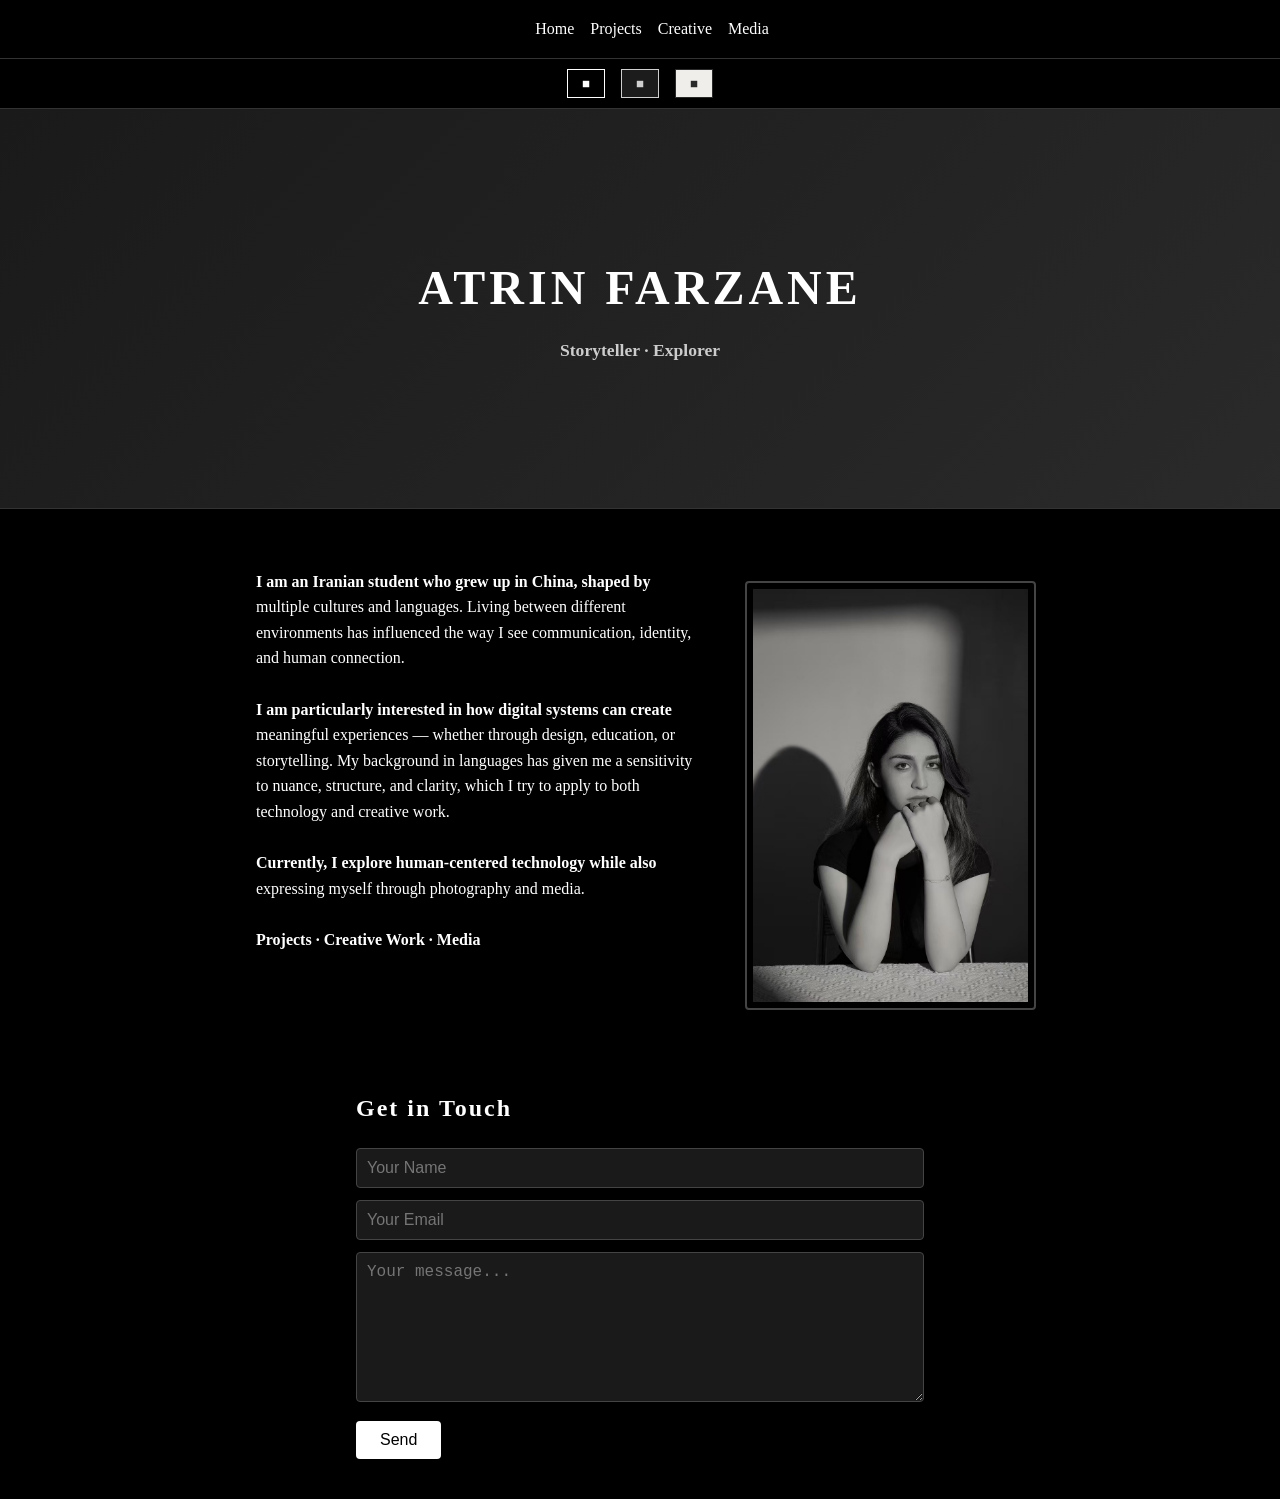
<file: index.html>
<!DOCTYPE html>
<html lang="en">
<head>
    <title>ATRINA</title>
    <link rel="icon" href="favicon.ico">
    <meta name="viewport" content="width=device-width, initial-scale=1.0">
    <link rel="stylesheet" href="style.css">
</head>

<body>

<nav>
    <button class="menu-btn" onclick="toggleMenu()" aria-label="Toggle navigation menu">Menu</button>
    <ul class="nav-links" id="navLinks">
        <li><a href="index.html">Home</a></li>
        <li><a href="projects.html">Projects</a></li>
        <li><a href="creative.html">Creative</a></li>
        <li><a href="media.html">Media</a></li>
    </ul>
</nav>

<div style="text-align: center; padding: 10px; border-bottom: 1px solid #333;">
    <button onclick="setScheme(1)" style="margin: 0 6px; padding: 6px 14px; cursor: pointer; background: #000; color: #fff; border: 1px solid #fff;">■</button>
    <button onclick="setScheme(2)" style="margin: 0 6px; padding: 6px 14px; cursor: pointer; background: #1c1c1c; color: #d0d0d0; border: 1px solid #d0d0d0;">■</button>
    <button onclick="setScheme(3)" style="margin: 0 6px; padding: 6px 14px; cursor: pointer; background: #f0eeeb; color: #2a2a2a; border: 1px solid #2a2a2a;">■</button>
</div>

<div class="hero">
    <div class="hero-text">
        <h1>ATRIN FARZANE</h1>
        <p>Storyteller · Explorer</p>
    </div>
</div>

<div style="max-width: 800px; margin: 60px auto; padding: 0 16px; display: flex; gap: 40px; align-items: flex-start;">
    <div style="flex: 3;">
        <p>
            I am an Iranian student who grew up in China, shaped by multiple cultures and languages.
            Living between different environments has influenced the way I see communication, identity, and human connection.
        </p>
        <br>
        <p>
            I am particularly interested in how digital systems can create meaningful experiences —
            whether through design, education, or storytelling. My background in languages has given me a sensitivity to nuance,
            structure, and clarity, which I try to apply to both technology and creative work.
        </p>
        <br>
        <p>
            Currently, I explore human-centered technology while also expressing myself through photography and media.
        </p>
        <br>
        <p>
            <a href="projects.html">Projects</a> ·
            <a href="creative.html">Creative Work</a> ·
            <a href="media.html">Media</a>
        </p>
    </div>
    <div style="flex: 2;">
        <img src="images/profile.jpg" alt="Profile photo of Atrin Farzane" class="styled" style="width: 100%; border-radius: 4px;">
    </div>
</div>

<div class="contact-form">
    <h2 style="margin-bottom: 20px;">Get in Touch</h2>
    <input type="text" placeholder="Your Name" aria-label="Your Name">
    <input type="email" placeholder="Your Email" aria-label="Your Email">
    <textarea placeholder="Your message..." aria-label="Your message"></textarea>
    <button onclick="handleSubmit()">Send</button>
</div>

<script>
    function toggleMenu() {
        document.getElementById("navLinks").classList.toggle("open");
    }

    function handleSubmit() {
    const name = document.querySelector('input[type="text"]').value;
    const email = document.querySelector('input[type="email"]').value;
    const message = document.querySelector('textarea').value;

    if (name === "" || email === "" || message === "") {
        alert("Please fill in all fields before sending.");
    } else {
        alert("Thank you for your message, " + name + "! I will get back to you soon.");
    }
}

    function setScheme(n) {
    document.body.className = document.body.className
        .replace(/scheme-\d/, '').trim();
    document.body.classList.add('scheme-' + n);
    }
</script>

</body>
</html>
</file>
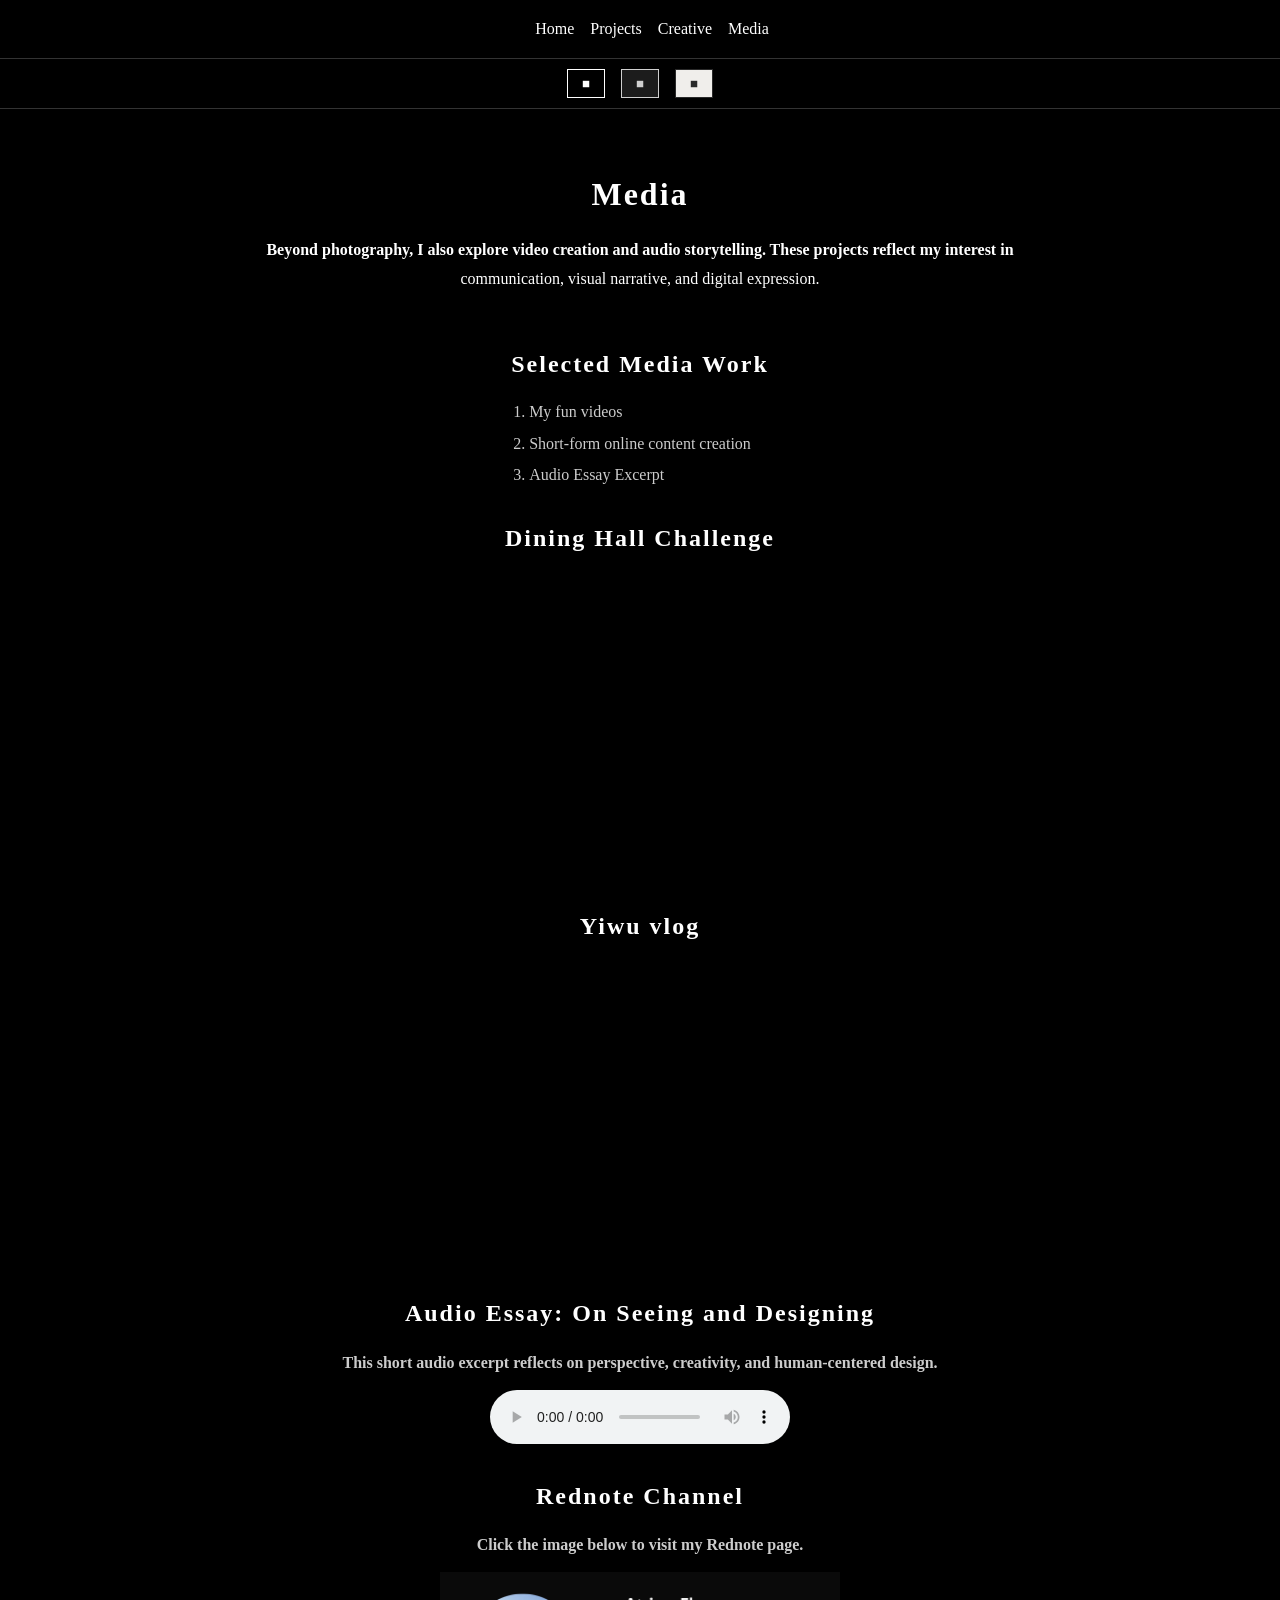
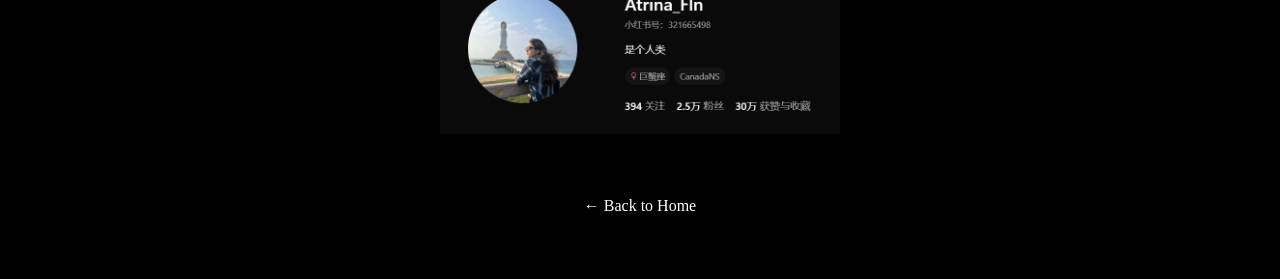
<file: media.html>
<!DOCTYPE html>
<html lang="en">
<head>
    <title>Media - ATRINA</title>
    <link rel="icon" href="favicon.ico">
    <meta name="viewport" content="width=device-width, initial-scale=1.0">
    <link rel="stylesheet" href="style.css">
</head>

<body>

<nav>
    <button class="menu-btn" onclick="toggleMenu()" aria-label="Toggle navigation menu">Menu</button>
    <ul class="nav-links" id="navLinks">
        <li><a href="index.html">Home</a></li>
        <li><a href="projects.html">Projects</a></li>
        <li><a href="creative.html">Creative</a></li>
        <li><a href="media.html">Media</a></li>
    </ul>
</nav>

<div style="text-align: center; padding: 10px; border-bottom: 1px solid #333;">
    <button onclick="setScheme(1)" style="margin: 0 6px; padding: 6px 14px; cursor: pointer; background: #000; color: #fff; border: 1px solid #fff;">■</button>
    <button onclick="setScheme(2)" style="margin: 0 6px; padding: 6px 14px; cursor: pointer; background: #1c1c1c; color: #d0d0d0; border: 1px solid #d0d0d0;">■</button>
    <button onclick="setScheme(3)" style="margin: 0 6px; padding: 6px 14px; cursor: pointer; background: #f0eeeb; color: #2a2a2a; border: 1px solid #2a2a2a;">■</button>
</div>

<div style="max-width: 800px; margin: 60px auto; padding: 0 16px; text-align: center;">

    <h1 style="margin-bottom: 16px;">Media</h1>

    <p>
        Beyond photography, I also explore video creation and audio storytelling.
        These projects reflect my interest in communication, visual narrative, and digital expression.
    </p>

    <br><br>

    <h2 style="margin-bottom: 16px;">Selected Media Work</h2>
    <ol style="display: inline-block; text-align: left;" class="muted">
        <li>My fun videos</li>
        <li>Short-form online content creation</li>
        <li>Audio Essay Excerpt</li>
    </ol>

    <br><br>

    <h2 style="margin-bottom: 16px;">Dining Hall Challenge</h2>
    <iframe
        style="width: 100%; max-width: 500px; height: 300px;"
        src="https://player.bilibili.com/player.html?bvid=BV13Vx3zeEMZ&page=1"
        scrolling="no"
        frameborder="0"
        allowfullscreen="true">
    </iframe>

    <br><br>

    <h2 style="margin-bottom: 16px;">Yiwu vlog</h2>
    <iframe
        style="width: 100%; max-width: 500px; height: 300px;"
        src="https://player.bilibili.com/player.html?bvid=BV1wG411p7iA&page=1"
        scrolling="no"
        frameborder="0"
        allowfullscreen="true">
    </iframe>

    <br><br>

    <h2 style="margin-bottom: 16px;">Audio Essay: On Seeing and Designing</h2>
    <p class="muted" style="margin-bottom: 12px;">
    This short audio excerpt reflects on perspective, creativity, and human-centered design.
    </p>
    <audio controls>
        <source src="audio/intro.mp3" type="audio/mpeg">
    </audio>

    <br><br>

    <h2 style="margin-bottom: 16px;">Rednote Channel</h2>
    <p class="muted" style="margin-bottom: 12px;">
    Click the image below to visit my Rednote page.
    </p>
    <a href="https://www.xiaohongshu.com/user/profile/5f24f895000000000100879a" target="_blank">
        <img src="images/Rednote.jpg"
             alt="Screenshot of my Rednote page"
             style="width: 100%; max-width: 400px;">
    </a>

    <br><br><br>
    <a href="index.html">← Back to Home</a>

</div>

<script>
    function toggleMenu() {
        document.getElementById("navLinks").classList.toggle("open");
    }

    function setScheme(n) {
    document.body.className = document.body.className
        .replace(/scheme-\d/, '').trim();
    document.body.classList.add('scheme-' + n);
    }
</script>

</body>
</html>
</file>
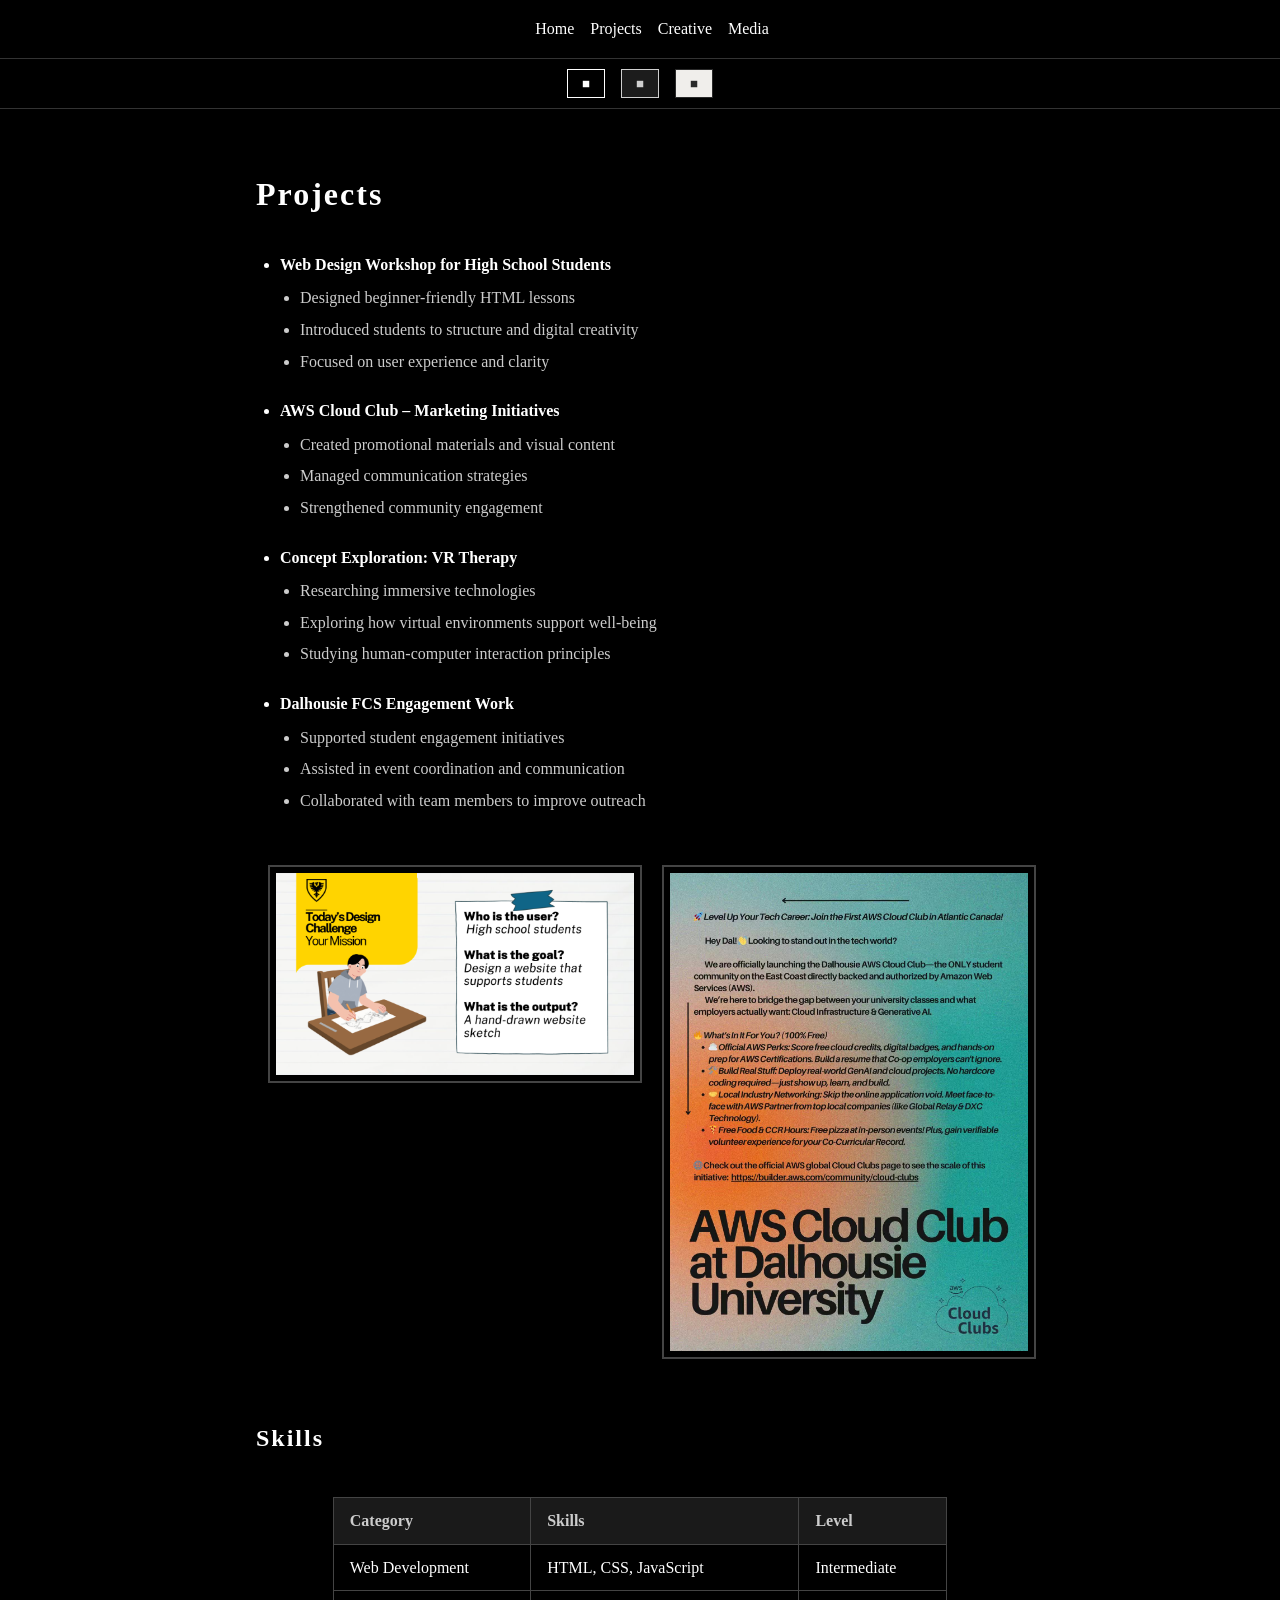
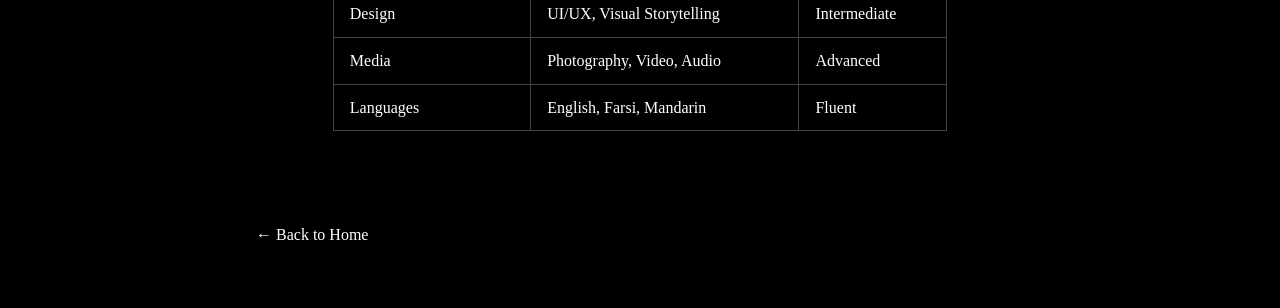
<file: projects.html>
<!DOCTYPE html>
<html lang="en">
<head>
    <title>Projects - ATRINA</title>
    <link rel="icon" href="favicon.ico">
    <meta name="viewport" content="width=device-width, initial-scale=1.0">
    <link rel="stylesheet" href="style.css">
</head>

<body>

<nav>
    <button class="menu-btn" onclick="toggleMenu()" aria-label="Toggle navigation menu">Menu</button>
    <ul class="nav-links" id="navLinks">
        <li><a href="index.html">Home</a></li>
        <li><a href="projects.html">Projects</a></li>
        <li><a href="creative.html">Creative</a></li>
        <li><a href="media.html">Media</a></li>
    </ul>
</nav>

<div style="text-align: center; padding: 10px; border-bottom: 1px solid #333;">
    <button onclick="setScheme(1)" style="margin: 0 6px; padding: 6px 14px; cursor: pointer; background: #000; color: #fff; border: 1px solid #fff;">■</button>
    <button onclick="setScheme(2)" style="margin: 0 6px; padding: 6px 14px; cursor: pointer; background: #1c1c1c; color: #d0d0d0; border: 1px solid #d0d0d0;">■</button>
    <button onclick="setScheme(3)" style="margin: 0 6px; padding: 6px 14px; cursor: pointer; background: #f0eeeb; color: #2a2a2a; border: 1px solid #2a2a2a;">■</button>
</div>

<div style="max-width: 800px; margin: 60px auto; padding: 0 16px;">

    <h1 style="margin-bottom: 32px;">Projects</h1>

    <ul style="list-style: none;">

        <li style="margin-bottom: 24px;">
            <strong>Web Design Workshop for High School Students</strong>
            <ul style="margin-top: 8px; padding-left: 20px;" class="muted">
                <li>Designed beginner-friendly HTML lessons</li>
                <li>Introduced students to structure and digital creativity</li>
                <li>Focused on user experience and clarity</li>
            </ul>
        </li>

        <li style="margin-bottom: 24px;">
            <strong>AWS Cloud Club – Marketing Initiatives</strong>
            <ul style="margin-top: 8px; padding-left: 20px;" class="muted">
                <li>Created promotional materials and visual content</li>
                <li>Managed communication strategies</li>
                <li>Strengthened community engagement</li>
            </ul>
        </li>

        <li style="margin-bottom: 24px;">
            <strong>Concept Exploration: VR Therapy</strong>
            <ul style="margin-top: 8px; padding-left: 20px;" class="muted">
                <li>Researching immersive technologies</li>
                <li>Exploring how virtual environments support well-being</li>
                <li>Studying human-computer interaction principles</li>
            </ul>
        </li>

        <li style="margin-bottom: 24px;">
            <strong>Dalhousie FCS Engagement Work</strong>
            <ul style="margin-top: 8px; padding-left: 20px;" class="muted">
                <li>Supported student engagement initiatives</li>
                <li>Assisted in event coordination and communication</li>
                <li>Collaborated with team members to improve outreach</li>
            </ul>
        </li>

    </ul>

    <div class="image-grid">
    <img src="images/workshop.jpg" alt="Web Design Workshop" class="styled">
    <img src="images/awslogo.jpg" alt="AWS Cloud Club Logo" class="styled">
    </div>

    <h2 style="margin: 48px 0 20px;">Skills</h2>
    <table class="skills-table">
        <tr>
            <th>Category</th>
            <th>Skills</th>
            <th>Level</th>
        </tr>
        <tr>
            <td>Web Development</td>
            <td>HTML, CSS, JavaScript</td>
            <td>Intermediate</td>
        </tr>
        <tr>
            <td>Design</td>
            <td>UI/UX, Visual Storytelling</td>
            <td>Intermediate</td>
        </tr>
        <tr>
            <td>Media</td>
            <td>Photography, Video, Audio</td>
            <td>Advanced</td>
        </tr>
        <tr>
            <td>Languages</td>
            <td>English, Farsi, Mandarin</td>
            <td>Fluent</td>
        </tr>
    </table>

    <br><br>
    <a href="index.html">← Back to Home</a>

</div>

<script>
    function toggleMenu() {
        document.getElementById("navLinks").classList.toggle("open");
    }

    function setScheme(n) {
    document.body.className = document.body.className
        .replace(/scheme-\d/, '').trim();
    document.body.classList.add('scheme-' + n);
    }
</script>

</body>
</html>
</file>
<file: style.css>
* {
    margin: 0;
    padding: 0;
    box-sizing: border-box;
}

h1, h2, h3 {
    letter-spacing: 2px;
}

nav > ul > li {
    list-style: none;
}

h1 ~ p {
    line-height: 1.8;
}

h2 + p {
    margin-top: 8px;
}

a[target="_blank"] {
    text-decoration: underline;
}

p::first-line {
    font-weight: bold;
}

body {
    background-color: black;
    color: white;
    font-family: Georgia, serif;
    line-height: 1.6;
}

a {
    color: white;
    text-decoration: none;
    border-bottom: 1px solid transparent;
}

a:hover {
    border-bottom: 1px solid white;
    text-decoration: none;
}

a:visited {
    color: #aaa;
}

nav {
    padding: 16px 24px;
    text-align: center;
    border-bottom: 1px solid #333;
}

.nav-links {
    display: flex;
    gap: 16px;
    list-style: none;
    justify-content: center;
}

.menu-btn {
    display: none;
    cursor: pointer;
    background: none;
    border: none;
    color: white;
    font-size: 1rem;
}

@media (max-width: 600px) {
    .menu-btn {
        display: block;
    }
    .nav-links {
        display: none;
        flex-direction: column;
        align-items: center;
        gap: 12px;
        padding-top: 12px;
    }
    .nav-links.open {
        display: flex;
    }
}

#slide-img {
    width: 100%;
    max-width: 400px;
    height: auto;
}

.hero {
    width: 100%;
    height: 400px;
    background: linear-gradient(135deg, #1a1a1a, #2a2a2a);
    display: flex;
    align-items: center;
    justify-content: center;
    border-bottom: 1px solid #333;
}

.hero-text {
    text-align: center;
}

.hero-text h1 {
    font-size: 3rem;
    letter-spacing: 4px;
}

.hero-text p {
    font-size: 1.1rem;
    color: #ccc;
    margin-top: 8px;
}

.contact-form {
    max-width: 600px;
    margin: 40px auto;
    padding: 0 16px;
}

.contact-form input,
.contact-form textarea {
    width: 100%;
    background: #1a1a1a;
    border: 1px solid #444;
    color: white;
    padding: 10px;
    margin-bottom: 12px;
    font-size: 1rem;
    border-radius: 4px;
}

.contact-form textarea {
    height: 150px;
    resize: vertical;
}

.contact-form button {
    background: white;
    color: black;
    border: none;
    padding: 10px 24px;
    font-size: 1rem;
    cursor: pointer;
    border-radius: 4px;
}

.contact-form button:hover {
    background: #ccc;
}

/* ── Table ── */
table.skills-table {
    width: 80%;
    margin: 40px auto;
    border-collapse: collapse;
}

table.skills-table th,
table.skills-table td {
    border: 1px solid #444;
    padding: 10px 16px;
    text-align: left;
}

table.skills-table th {
    background: #1a1a1a;
    color: #ccc;
    font-weight: bold;
}

table.skills-table tr:hover {
    background: #111;
}

/* ── Colour Schemes ── */
body.scheme-1 {
    background-color: #000000;
    color: #ffffff;
}

body.scheme-2 {
    background-color: #1c1c1c;
    color: #d0d0d0;
}

body.scheme-3 {
    background-color: #f0eeeb;
    color: #2a2a2a;
}

body.scheme-3 a {
    color: #2a2a2a;
}

body.scheme-3 nav {
    border-bottom: 1px solid #ccc;
}

body.scheme-3 .contact-form input,
body.scheme-3 .contact-form textarea {
    background: #e0dedd;
    border: 1px solid #bbb;
    color: #2a2a2a;
}

body.scheme-3 .contact-form button {
    background: #2a2a2a;
    color: #f0eeeb;
}

body.scheme-3 table.skills-table th {
    background: #e0dedd;
    color: #2a2a2a;
}

body.scheme-3 table.skills-table th,
body.scheme-3 table.skills-table td {
    border: 1px solid #bbb;
}

.muted {
    color: #ccc;
}

body.scheme-3 .muted {
    color: #555;
}

img.styled {
    border: 2px solid #444;
    padding: 6px;
    margin: 12px;
}

ul {
    padding-left: 24px;
}

ul:not(.nav-links) li {
    margin-bottom: 6px;
    list-style-type: disc;
}

ol li {
    margin-bottom: 6px;
    list-style-type: decimal;
}

.image-grid {
    display: grid;
    grid-template-columns: repeat(2, 1fr);
    gap: 20px;
    margin: 40px 0;
}

.image-grid img {
    width: 100%;
}

@media (max-width: 600px) {
    .image-grid {
        grid-template-columns: 1fr;
    }
}
</file>
